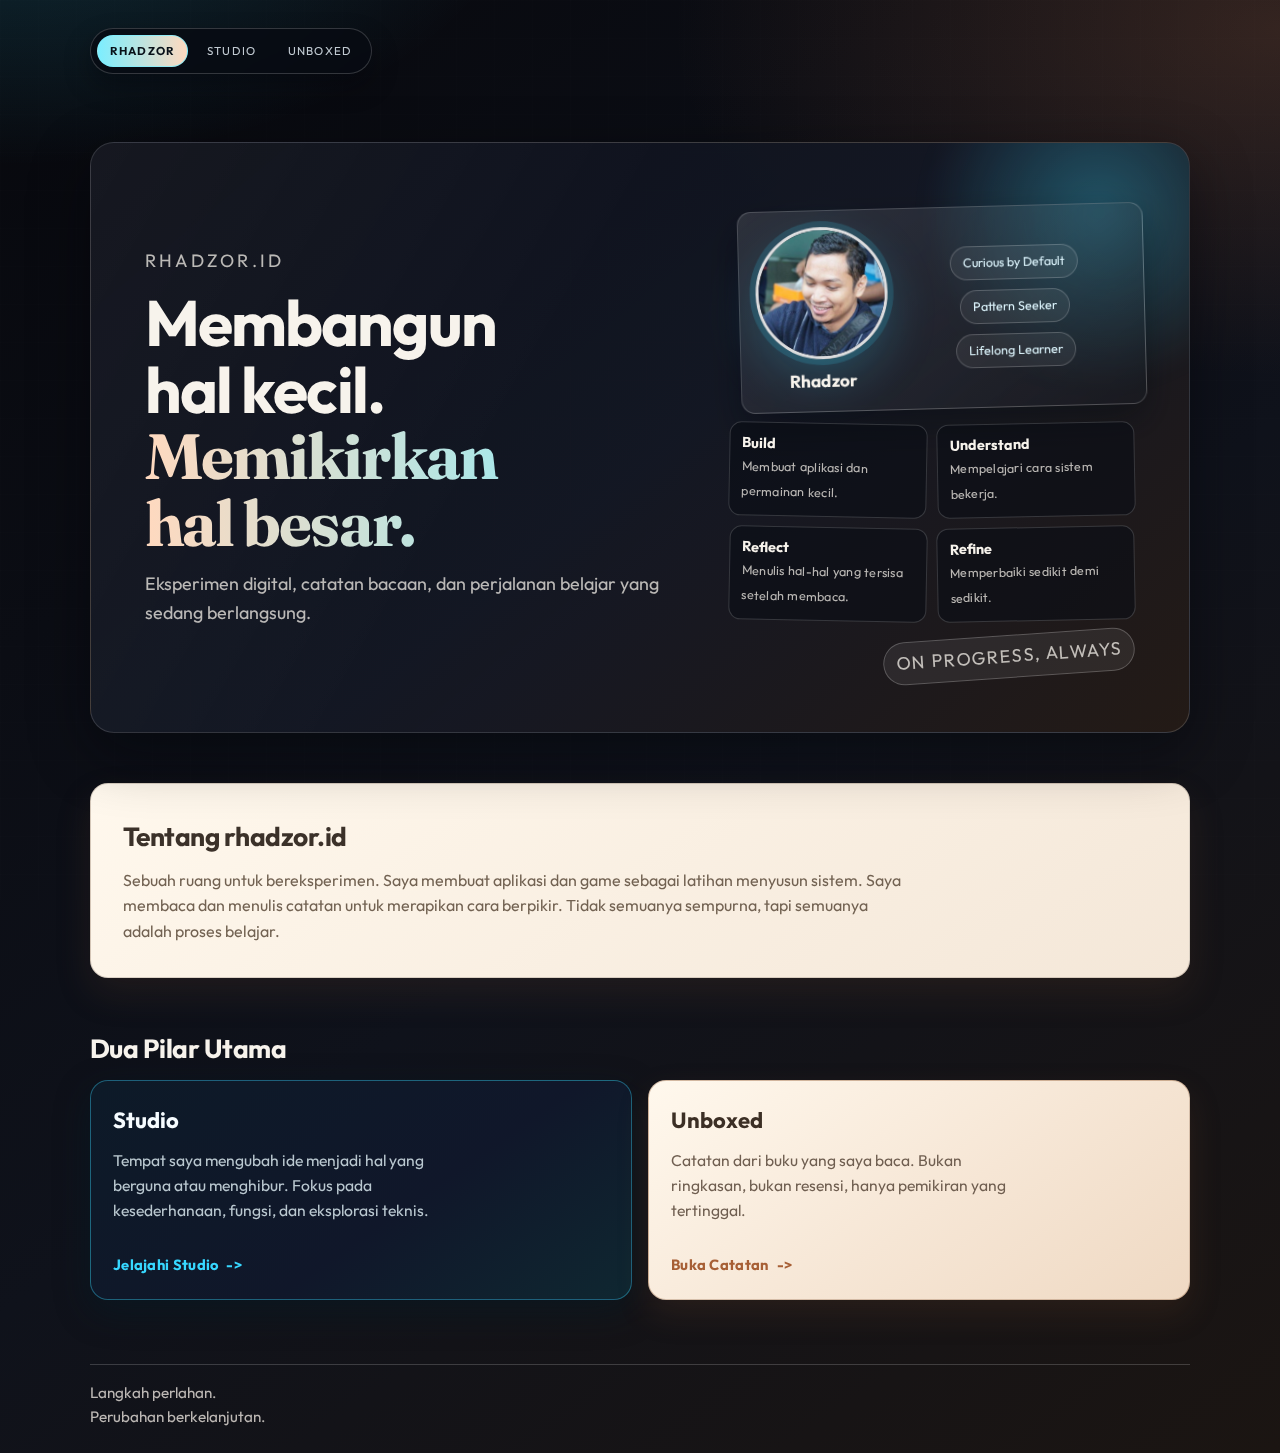
<file: backup index desain lama.html>
<!doctype html>
<html lang="id">
<head>
  <meta charset="utf-8">
  <meta name="viewport" content="width=device-width, initial-scale=1">
  <title>Rhadzor</title>
  <meta name="description" content="Ruang pribadi Rhadzor: eksperimen digital, aplikasi, game, dan catatan bacaan.">
  <link rel="icon" type="image/png" sizes="32x32" href="/assets/favicon/favicon-32x32.png">
  <link rel="icon" type="image/png" sizes="16x16" href="/assets/favicon/favicon-16x16.png">
  <link rel="apple-touch-icon" href="/assets/favicon/apple-touch-icon.png">

  <meta property="og:title" content="Rhadzor">
  <meta property="og:description" content="Ruang pribadi Rhadzor: eksperimen digital, aplikasi, game, dan catatan bacaan.">
  <meta property="og:type" content="website">
  <meta property="og:url" content="https://rhadzor.id/">
  <meta property="og:image" content="https://rhadzor.id/assets/favicon/android-chrome-512x512.png">

  <meta name="twitter:card" content="summary_large_image">
  <meta name="twitter:title" content="Rhadzor">
  <meta name="twitter:description" content="Ruang pribadi Rhadzor: eksperimen digital, aplikasi, game, dan catatan bacaan.">
  <meta name="twitter:image" content="https://rhadzor.id/assets/favicon/android-chrome-512x512.png">
  <link rel="preconnect" href="https://fonts.googleapis.com">
  <link rel="preconnect" href="https://fonts.gstatic.com" crossorigin>
  <link href="https://fonts.googleapis.com/css2?family=Outfit:wght@400;500;700;800&family=Fraunces:opsz,wght,SOFT@9..144,500..700,80&display=swap" rel="stylesheet">
  <style>
    :root {
      --bg-dark: #090a10;
      --panel: #13151f;
      --line: rgba(255, 255, 255, 0.16);
      --line-soft: rgba(80, 61, 43, 0.2);
      --text-main: #f7f3ec;
      --text-muted: rgba(247, 243, 236, 0.74);
      --warm-text: #3b3129;
      --warm-muted: #726252;
      --cyan: #37d8ff;
      --orange: #c16f41;
      --shadow-neon: 0 18px 50px rgba(55, 216, 255, 0.22);
      --shadow-warm: 0 16px 35px rgba(113, 74, 43, 0.18);
      --radius-xl: 24px;
      --radius-lg: 18px;
      --radius-md: 14px;
      --container: 1100px;
    }

    * {
      box-sizing: border-box;
      margin: 0;
      padding: 0;
    }

    body {
      min-height: 100vh;
      font-family: "Outfit", sans-serif;
      color: var(--text-main);
      background:
        radial-gradient(900px 520px at 0% -10%, rgba(55, 216, 255, 0.2), transparent 60%),
        radial-gradient(980px 560px at 100% 2%, rgba(193, 111, 65, 0.22), transparent 62%),
        linear-gradient(145deg, #07080d 0%, #0f121b 56%, #1b1512 100%);
      line-height: 1.6;
      padding: 28px 20px 24px;
      overflow-x: hidden;
    }

    body::before {
      content: "";
      position: fixed;
      inset: 0;
      pointer-events: none;
      background-image:
        linear-gradient(to right, rgba(255, 255, 255, 0.03) 1px, transparent 1px),
        linear-gradient(to bottom, rgba(255, 255, 255, 0.03) 1px, transparent 1px);
      background-size: 38px 38px;
      opacity: 0.28;
      z-index: -1;
    }

    .container {
      width: min(var(--container), 100%);
      margin: 0 auto;
    }

    .hero {
      position: relative;
      border: 1px solid var(--line);
      border-radius: var(--radius-xl);
      background: linear-gradient(140deg, rgba(12, 15, 24, 0.95) 0%, rgba(20, 24, 37, 0.92) 52%, rgba(38, 28, 22, 0.9) 100%);
      box-shadow: 0 20px 60px rgba(2, 4, 8, 0.45);
      padding: clamp(24px, 5vw, 54px);
      overflow: hidden;
      isolation: isolate;
      animation: rise 560ms ease-out;
    }

    .hero::before {
      content: "";
      position: absolute;
      inset: 0;
      background: linear-gradient(120deg, rgba(255, 255, 255, 0.08), transparent 40%);
      mix-blend-mode: screen;
      opacity: 0.5;
      pointer-events: none;
      z-index: -1;
    }

    .hero::after {
      content: "";
      position: absolute;
      width: 360px;
      height: 360px;
      border-radius: 50%;
      right: -90px;
      top: -110px;
      background: radial-gradient(circle, rgba(55, 216, 255, 0.32), transparent 68%);
      filter: blur(12px);
      z-index: -1;
    }

    .hero-grid {
      display: grid;
      grid-template-columns: minmax(0, 1.15fr) minmax(0, 0.85fr);
      gap: clamp(18px, 4vw, 34px);
      align-items: center;
    }

    .hero-kicker {
      font-size: 0.75rem;
      letter-spacing: 0.18em;
      text-transform: uppercase;
      color: var(--text-muted);
      margin-bottom: 14px;
    }

    .hero h1 {
      font-size: clamp(2.15rem, 5.4vw, 4rem);
      line-height: 1.04;
      letter-spacing: -0.03em;
      margin-bottom: 14px;
      text-wrap: balance;
    }

    .hero h1 span {
      display: block;
      font-family: "Fraunces", serif;
      background: linear-gradient(90deg, #ffd9bf 0%, #7ceeff 100%);
      -webkit-background-clip: text;
      background-clip: text;
      color: transparent;
    }

    .hero p {
      color: var(--text-muted);
      font-size: clamp(1rem, 2vw, 1.12rem);
      max-width: 54ch;
    }

    .hero-tags {
      display: flex;
      flex-wrap: wrap;
      gap: 10px;
      margin-top: 18px;
    }

    .hero-tags span {
      border: 1px solid rgba(255, 255, 255, 0.2);
      border-radius: 999px;
      font-size: 0.78rem;
      padding: 6px 12px;
      color: #dff7ff;
      background: rgba(255, 255, 255, 0.06);
    }

    .hero-media {
      display: grid;
      gap: 14px;
      justify-items: stretch;
      position: relative;
      padding-top: 10px;
    }

    .profile-wrap {
      display: flex;
      align-items: center;
      justify-content: center;
      gap: 14px;
      padding: 16px;
      border-radius: var(--radius-md);
      border: 1px solid rgba(255, 255, 255, 0.2);
      background: linear-gradient(145deg, rgba(255, 255, 255, 0.11), rgba(17, 24, 34, 0.38));
      backdrop-filter: blur(4px);
      transform: translateX(10px) rotate(-1.5deg);
      box-shadow: 0 16px 36px rgba(5, 9, 16, 0.42);
      position: relative;
      overflow: visible;
    }

    .profile-identity {
      display: flex;
      flex-direction: column;
      align-items: center;
      justify-content: center;
      gap: 8px;
      text-align: center;
    }

    .profile {
      width: clamp(96px, 11vw, 132px);
      aspect-ratio: 1 / 1;
      border-radius: 50%;
      overflow: hidden;
      border: 3px solid rgba(255, 255, 255, 0.84);
      box-shadow: 0 0 0 6px rgba(55, 216, 255, 0.16), var(--shadow-neon);
      flex: 0 0 auto;
    }

    .profile img {
      width: 100%;
      height: 100%;
      object-fit: cover;
      display: block;
    }

    .profile-identity strong {
      display: block;
      font-size: 1.08rem;
      letter-spacing: 0.01em;
    }

    .profile-meta {
      display: flex;
      align-items: center;
      justify-content: center;
      flex: 1;
      min-height: 100%;
    }

    .profile-meta .hero-tags {
      margin-top: 0;
      justify-content: center;
    }

    .profile-note {
      border-radius: 999px;
      padding: 6px 12px;
      font-size: 0.74rem;
      letter-spacing: 0.08em;
      text-transform: uppercase;
      color: #d9f8ff;
      border: 1px solid rgba(255, 255, 255, 0.22);
      background: rgba(255, 255, 255, 0.07);
      width: fit-content;
      justify-self: end;
      transform: rotate(-4deg);
    }

    .signal-grid {
      display: grid;
      grid-template-columns: repeat(2, minmax(0, 1fr));
      gap: 10px;
    }

    .signal {
      padding: 11px 12px;
      border-radius: 12px;
      border: 1px solid rgba(255, 255, 255, 0.16);
      background: rgba(8, 12, 19, 0.52);
      transition: transform 220ms ease, border-color 220ms ease;
    }

    .signal:nth-child(odd) {
      transform: rotate(1.1deg);
    }

    .signal:nth-child(even) {
      transform: rotate(-1.1deg);
    }

    .signal:hover {
      transform: translateY(-2px) rotate(0deg);
      border-color: rgba(124, 238, 255, 0.58);
    }

    .signal strong {
      display: block;
      font-size: 0.9rem;
      line-height: 1.3;
    }

    .signal span {
      color: var(--text-muted);
      font-size: 0.78rem;
      letter-spacing: 0.02em;
    }

    section {
      margin-top: clamp(26px, 4.7vw, 50px);
      animation: rise 680ms ease-out;
    }

    .about {
      border: 1px solid var(--line-soft);
      border-radius: var(--radius-lg);
      background: linear-gradient(145deg, #fff8ed 0%, #f4e7d8 100%);
      color: var(--warm-text);
      padding: clamp(20px, 3.4vw, 32px);
      box-shadow: var(--shadow-warm);
    }

    h2 {
      font-size: clamp(1.18rem, 2.5vw, 1.65rem);
      letter-spacing: -0.02em;
      margin-bottom: 10px;
    }

    .about p {
      color: var(--warm-muted);
      max-width: 72ch;
    }

    .pillars {
      display: grid;
      grid-template-columns: repeat(2, minmax(0, 1fr));
      gap: 16px;
    }

    .pillar {
      border-radius: var(--radius-lg);
      padding: 22px;
      text-decoration: none;
      transition: transform 220ms ease, box-shadow 220ms ease, border-color 220ms ease;
      min-height: 220px;
      display: flex;
      flex-direction: column;
      justify-content: space-between;
    }

    .pillar:hover {
      transform: translateY(-5px);
    }

    .pillar h3 {
      font-size: 1.38rem;
      margin-bottom: 10px;
    }

    .pillar p {
      font-size: 0.98rem;
      max-width: 35ch;
    }

    .link-label {
      display: inline-flex;
      align-items: center;
      gap: 8px;
      margin-top: 14px;
      font-weight: 700;
      font-size: 0.92rem;
      letter-spacing: 0.02em;
    }

    .studio-card {
      color: #f6fcff;
      border: 1px solid rgba(55, 216, 255, 0.38);
      background: linear-gradient(145deg, #0d1a28 0%, #10172a 58%, #0f2731 100%);
      box-shadow: 0 12px 35px rgba(4, 28, 41, 0.45);
    }

    .studio-card:hover {
      box-shadow: 0 20px 44px rgba(55, 216, 255, 0.2);
      border-color: var(--cyan);
    }

    .studio-card p {
      color: rgba(235, 250, 255, 0.78);
    }

    .studio-card .link-label {
      color: var(--cyan);
    }

    .unboxed-card {
      color: #3c2f25;
      border: 1px solid rgba(139, 89, 52, 0.35);
      background: linear-gradient(145deg, #fff8ed 0%, #f6e6d5 55%, #efd9c3 100%);
      box-shadow: 0 14px 32px rgba(126, 78, 45, 0.18);
    }

    .unboxed-card:hover {
      border-color: var(--orange);
      box-shadow: 0 20px 38px rgba(148, 89, 47, 0.24);
    }

    .unboxed-card p {
      color: #6f5e50;
    }

    .unboxed-card .link-label {
      color: #a75f35;
    }

    .global-switch {
      display: inline-flex;
      align-items: center;
      gap: 6px;
      margin-bottom: 18px;
      padding: 6px;
      border-radius: 999px;
      border: 1px solid rgba(255, 255, 255, 0.18);
      background: rgba(7, 10, 18, 0.78);
      backdrop-filter: blur(10px);
      box-shadow: 0 12px 26px rgba(2, 4, 8, 0.35);
    }

    .global-switch a {
      text-decoration: none;
      color: rgba(236, 245, 252, 0.82);
      font-size: 0.72rem;
      letter-spacing: 0.1em;
      text-transform: uppercase;
      padding: 6px 12px;
      border-radius: 999px;
      border: 1px solid transparent;
      transition: color 180ms ease, border-color 180ms ease, background 180ms ease;
    }

    .global-switch a:hover {
      color: #ffffff;
      border-color: rgba(124, 238, 255, 0.4);
      background: rgba(124, 238, 255, 0.14);
    }

    .global-switch a.is-active {
      color: #081018;
      border-color: rgba(124, 238, 255, 0.78);
      background: linear-gradient(90deg, #7ceeff, #ffd9bf);
      font-weight: 700;
    }

    footer {
      margin-top: clamp(34px, 6vw, 64px);
      padding-top: 16px;
      border-top: 1px solid rgba(255, 255, 255, 0.18);
      color: rgba(242, 236, 229, 0.77);
      font-size: 0.95rem;
    }

    @media (max-width: 900px) {
      .hero-grid {
        grid-template-columns: 1fr;
        align-items: start;
      }

      .hero-media {
        max-width: 460px;
        padding-top: 0;
      }

      .profile-wrap {
        transform: none;
      }

      .profile {
        width: clamp(82px, 22vw, 104px);
      }

      .profile-note {
        justify-self: start;
        transform: none;
      }

      .pillars {
        grid-template-columns: 1fr;
      }
    }

    @media (max-width: 560px) {
      .profile-wrap {
        justify-content: center;
      }

      .profile-meta .hero-tags span:nth-child(1) {
        transform: rotate(-4deg) translateY(-1px);
      }

      .profile-meta .hero-tags span:nth-child(2) {
        transform: rotate(3deg) translateY(1px);
      }

      .profile-meta .hero-tags span:nth-child(3) {
        transform: rotate(-2deg) translateY(0);
      }

      .signal-grid,
      .profile-note {
        display: none;
      }

      .signal-grid {
        grid-template-columns: 1fr;
      }

      .signal,
      .signal:nth-child(odd),
      .signal:nth-child(even) {
        transform: none;
      }
    }

    @keyframes rise {
      from {
        opacity: 0;
        transform: translateY(10px);
      }

      to {
        opacity: 1;
        transform: translateY(0);
      }
    }
  </style>
</head>
<body>
  <main class="container">
    <nav class="global-switch" aria-label="Global domain navigation">
      <a class="is-active" href="https://rhadzor.id">Rhadzor</a>
      <a href="https://studio.rhadzor.id">Studio</a>
      <a href="https://unboxed.rhadzor.id">Unboxed</a>
    </nav>
    <section class="hero">
      <div class="hero-grid">
        <div>
          <p class="hero-kicker">Rhadzor.id</p>
          <h1>Membangun hal kecil.<span>Memikirkan hal besar.</span></h1>
          <p>Eksperimen digital, catatan bacaan, dan perjalanan belajar yang sedang berlangsung.</p>
        </div>

        <div class="hero-media">
          <div class="profile-wrap">
            <div class="profile-identity">
              <figure class="profile">
                <img src="assets/profile/pp_rhadzor.jpg" alt="Foto profil Rhadzor">
              </figure>
              <strong>Rhadzor</strong>
            </div>
            <div class="profile-meta">
              <div class="hero-tags">
                <span>Curious by Default</span>
                <span>Pattern Seeker</span>
                <span>Lifelong Learner</span>
              </div>
            </div>
          </div>

          <div class="signal-grid">
            <div class="signal">
              <strong>Build</strong>
              <span>Membuat aplikasi dan permainan kecil.</span>
            </div>
            <div class="signal">
              <strong>Understand</strong>
              <span>Mempelajari cara sistem bekerja.</span>
            </div>
            <div class="signal">
              <strong>Reflect</strong>
              <span>Menulis hal-hal yang tersisa setelah membaca.</span>
            </div>
            <div class="signal">
              <strong>Refine</strong>
              <span>Memperbaiki sedikit demi sedikit.</span>
            </div>
          </div>

          <p class="profile-note">on progress, always</p>
        </div>
      </div>
    </section>

    <section class="about">
      <h2>Tentang rhadzor.id</h2>
      <p>
        Sebuah ruang untuk bereksperimen. Saya membuat aplikasi dan game sebagai latihan menyusun sistem.
        Saya membaca dan menulis catatan untuk merapikan cara berpikir.
        Tidak semuanya sempurna, tapi semuanya adalah proses belajar.
      </p>
    </section>

    <section>
      <h2>Dua Pilar Utama</h2>
      <div class="pillars">
        <a class="pillar studio-card" href="https://studio.rhadzor.id">
          <div>
            <h3>Studio</h3>
            <p>Tempat saya mengubah ide menjadi hal yang berguna atau menghibur. Fokus pada kesederhanaan, fungsi, dan eksplorasi teknis.</p>
          </div>
          <span class="link-label">Jelajahi Studio <span aria-hidden="true">-></span></span>
        </a>

        <a class="pillar unboxed-card" href="https://unboxed.rhadzor.id">
          <div>
            <h3>Unboxed</h3>
            <p>Catatan dari buku yang saya baca. Bukan ringkasan, bukan resensi, hanya pemikiran yang tertinggal.</p>
          </div>
          <span class="link-label">Buka Catatan <span aria-hidden="true">-></span></span>
        </a>
      </div>
    </section>

    <footer>
      <p>Langkah perlahan.<br>Perubahan berkelanjutan.</p>
    </footer>
  </main>
</body>
</html>
</file>
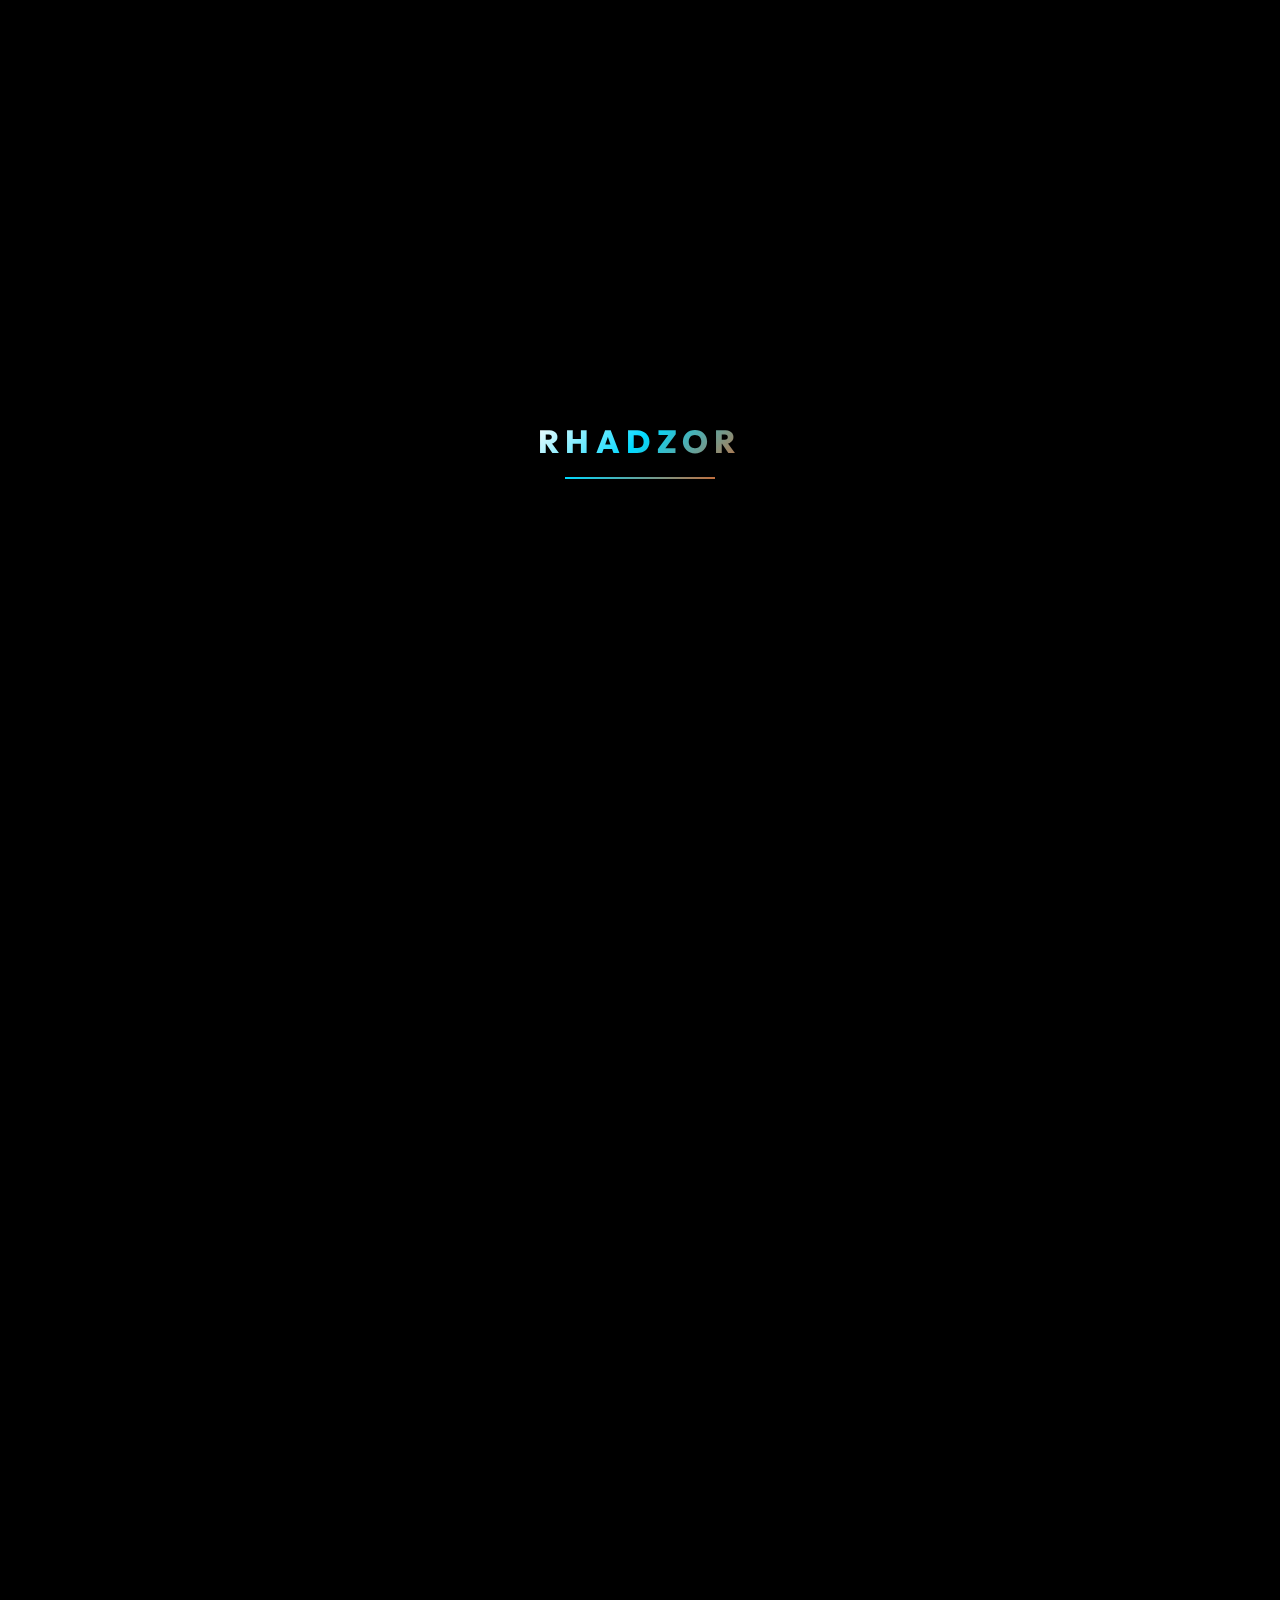
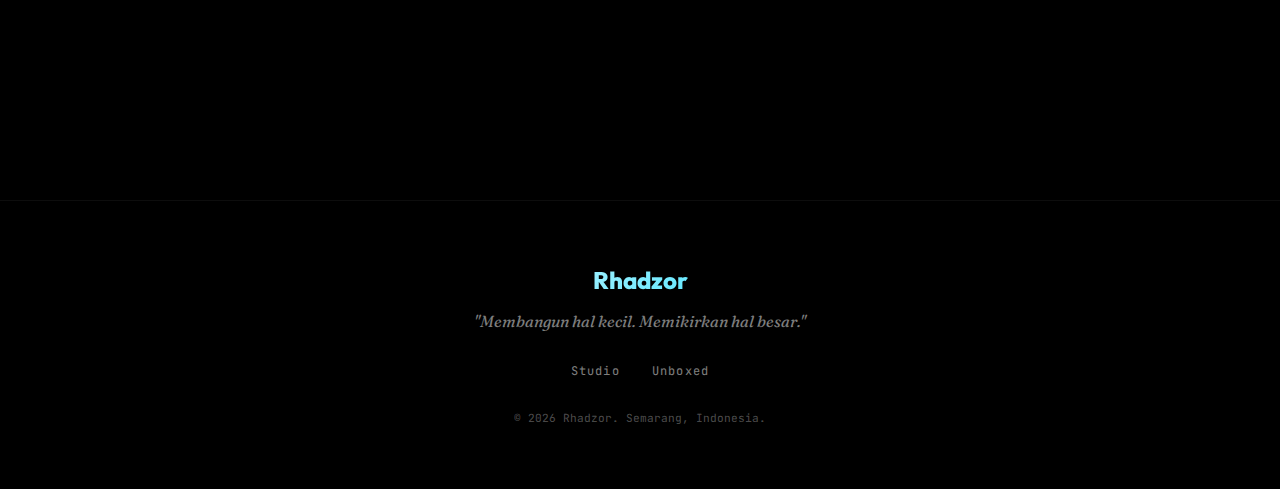
<file: desain homepage alternatif.html>
<!DOCTYPE html>
<html lang="id">
<head>
    <meta charset="UTF-8">
    <meta name="viewport" content="width=device-width, initial-scale=1.0">
    <title>Rhadzor — Digital Craftsman & Book Wanderer</title>
    <meta name="description" content="Ruang pribadi Rhadzor: eksperimen digital di Studio, catatan bacaan di Unboxed.">
    
    <link rel="preconnect" href="https://fonts.googleapis.com">
    <link rel="preconnect" href="https://fonts.gstatic.com" crossorigin>
    <link href="https://fonts.googleapis.com/css2?family=Outfit:wght@300;400;600;800&family=Fraunces:opsz,wght@9..144,400;500;700&family=JetBrains+Mono:wght@400;700&display=swap" rel="stylesheet">
    
    <style>
        :root {
            /* Studio Theme */
            --studio-cyan: #00d9ff;
            --studio-pink: #ff00ff;
            --studio-dark: #050508;
            
            /* Unboxed Theme */
            --unboxed-accent: #c06f3f;
            --unboxed-paper: #f4efe8;
            --unboxed-text: #352f2b;
            
            /* Neutral */
            --transition: cubic-bezier(0.4, 0, 0.2, 1);
        }

        * {
            margin: 0;
            padding: 0;
            box-sizing: border-box;
        }

        html {
            scroll-behavior: smooth;
        }

        body {
            font-family: 'Outfit', sans-serif;
            background: #000;
            color: #fff;
            overflow-x: hidden;
        }

        /* Loader */
        .loader {
            position: fixed;
            inset: 0;
            background: #000;
            z-index: 9999;
            display: flex;
            justify-content: center;
            align-items: center;
            transition: opacity 0.8s var(--transition), visibility 0.8s;
        }

        .loader.hidden {
            opacity: 0;
            visibility: hidden;
        }

        .loader-content {
            text-align: center;
        }

        .loader-logo {
            font-family: 'Outfit', sans-serif;
            font-size: 2rem;
            font-weight: 800;
            letter-spacing: 0.2em;
            margin-bottom: 1rem;
            background: linear-gradient(135deg, #fff 0%, var(--studio-cyan) 50%, var(--unboxed-accent) 100%);
            -webkit-background-clip: text;
            -webkit-text-fill-color: transparent;
            background-clip: text;
        }

        .loader-bar {
            width: 150px;
            height: 2px;
            background: rgba(255,255,255,0.1);
            margin: 0 auto;
            position: relative;
            overflow: hidden;
        }

        .loader-progress {
            position: absolute;
            left: 0;
            top: 0;
            height: 100%;
            width: 0%;
            background: linear-gradient(90deg, var(--studio-cyan), var(--unboxed-accent));
            transition: width 0.3s ease;
        }

        /* Navigation */
        .nav-main {
            position: fixed;
            top: 0;
            left: 0;
            right: 0;
            z-index: 100;
            padding: 1.5rem 3rem;
            display: flex;
            justify-content: space-between;
            align-items: center;
            mix-blend-mode: difference;
        }

        .nav-brand {
            font-family: 'Outfit', sans-serif;
            font-size: 1.25rem;
            font-weight: 800;
            letter-spacing: -0.02em;
            color: #fff;
            text-decoration: none;
            position: relative;
        }

        .nav-brand span {
            font-weight: 300;
            opacity: 0.6;
        }

        .nav-links {
            display: flex;
            gap: 3rem;
        }

        .nav-links a {
            font-family: 'JetBrains Mono', monospace;
            font-size: 0.75rem;
            letter-spacing: 0.15em;
            color: rgba(255,255,255,0.7);
            text-decoration: none;
            transition: color 0.3s ease;
            position: relative;
            text-transform: uppercase;
        }

        .nav-links a::after {
            content: '';
            position: absolute;
            bottom: -4px;
            left: 0;
            width: 0;
            height: 1px;
            background: currentColor;
            transition: width 0.3s ease;
        }

        .nav-links a:hover {
            color: #fff;
        }

        .nav-links a:hover::after {
            width: 100%;
        }

        /* Hero Section - Rhadzor Introduction */
        .hero-main {
            min-height: 100vh;
            display: flex;
            flex-direction: column;
            justify-content: center;
            align-items: center;
            position: relative;
            padding: 6rem 2rem;
            overflow: hidden;
        }

        .hero-bg {
            position: absolute;
            inset: 0;
            background: 
                radial-gradient(circle at 20% 50%, rgba(0, 217, 255, 0.08) 0%, transparent 40%),
                radial-gradient(circle at 80% 50%, rgba(192, 111, 63, 0.08) 0%, transparent 40%);
            z-index: 0;
        }

        .hero-grid {
            position: absolute;
            inset: 0;
            background-image: 
                linear-gradient(rgba(255,255,255,0.03) 1px, transparent 1px),
                linear-gradient(90deg, rgba(255,255,255,0.03) 1px, transparent 1px);
            background-size: 60px 60px;
            mask-image: radial-gradient(circle at center, black 0%, transparent 70%);
            z-index: 1;
        }

        .hero-content {
            position: relative;
            z-index: 10;
            text-align: center;
            max-width: 900px;
        }

        .hero-kicker {
            font-family: 'JetBrains Mono', monospace;
            font-size: 0.75rem;
            letter-spacing: 0.4em;
            text-transform: uppercase;
            color: rgba(255,255,255,0.5);
            margin-bottom: 2rem;
            display: flex;
            align-items: center;
            justify-content: center;
            gap: 1rem;
        }

        .hero-kicker::before,
        .hero-kicker::after {
            content: '';
            width: 30px;
            height: 1px;
            background: rgba(255,255,255,0.3);
        }

        .hero-title {
            font-size: clamp(3rem, 10vw, 7rem);
            font-weight: 800;
            letter-spacing: -0.04em;
            line-height: 0.95;
            margin-bottom: 1.5rem;
            position: relative;
        }

        .hero-title .name {
            display: block;
            background: linear-gradient(135deg, #fff 0%, #e0e0e0 50%, var(--studio-cyan) 100%);
            -webkit-background-clip: text;
            -webkit-text-fill-color: transparent;
            background-clip: text;
            position: relative;
        }

        .hero-title .tagline {
            font-family: 'Fraunces', serif;
            font-size: 0.35em;
            font-weight: 400;
            letter-spacing: 0.05em;
            color: rgba(255,255,255,0.6);
            display: block;
            margin-top: 1rem;
            font-style: italic;
        }

        .hero-desc {
            font-size: clamp(1rem, 2vw, 1.25rem);
            color: rgba(255,255,255,0.7);
            max-width: 600px;
            margin: 0 auto 3rem;
            line-height: 1.8;
        }

        .hero-desc strong {
            color: #fff;
            font-weight: 600;
        }

        /* Identity Pills */
        .identity-pills {
            display: flex;
            gap: 1rem;
            justify-content: center;
            flex-wrap: wrap;
            margin-bottom: 4rem;
        }

        .pill {
            padding: 0.75rem 1.5rem;
            border-radius: 999px;
            font-family: 'JetBrains Mono', monospace;
            font-size: 0.75rem;
            letter-spacing: 0.1em;
            text-transform: uppercase;
            border: 1px solid rgba(255,255,255,0.2);
            background: rgba(255,255,255,0.05);
            color: rgba(255,255,255,0.8);
            display: flex;
            align-items: center;
            gap: 0.5rem;
            transition: all 0.3s ease;
        }

        .pill:hover {
            transform: translateY(-2px);
            background: rgba(255,255,255,0.1);
        }

        .pill.cyan {
            border-color: rgba(0, 217, 255, 0.4);
            color: var(--studio-cyan);
        }

        .pill.orange {
            border-color: rgba(192, 111, 63, 0.4);
            color: var(--unboxed-accent);
        }

        .pill-dot {
            width: 6px;
            height: 6px;
            border-radius: 50%;
            background: currentColor;
            animation: pulse 2s infinite;
        }

        @keyframes pulse {
            0%, 100% { opacity: 1; }
            50% { opacity: 0.4; }
        }

        /* Scroll Indicator */
        .scroll-hint {
            position: absolute;
            bottom: 3rem;
            left: 50%;
            transform: translateX(-50%);
            display: flex;
            flex-direction: column;
            align-items: center;
            gap: 0.5rem;
            color: rgba(255,255,255,0.4);
            font-family: 'JetBrains Mono', monospace;
            font-size: 0.65rem;
            letter-spacing: 0.2em;
            animation: bounce 2s infinite;
        }

        @keyframes bounce {
            0%, 100% { transform: translateX(-50%) translateY(0); }
            50% { transform: translateX(-50%) translateY(-10px); }
        }

        .scroll-line {
            width: 1px;
            height: 60px;
            background: linear-gradient(to bottom, currentColor, transparent);
        }

        /* Dual Pathways Section */
        .pathways-section {
            min-height: 100vh;
            padding: 6rem 2rem;
            position: relative;
            display: flex;
            flex-direction: column;
            justify-content: center;
        }

        .pathways-header {
            text-align: center;
            margin-bottom: 4rem;
        }

        .pathways-label {
            font-family: 'JetBrains Mono', monospace;
            font-size: 0.75rem;
            letter-spacing: 0.3em;
            text-transform: uppercase;
            color: rgba(255,255,255,0.4);
            margin-bottom: 1rem;
        }

        .pathways-title {
            font-size: clamp(1.5rem, 4vw, 2.5rem);
            font-weight: 300;
            color: rgba(255,255,255,0.9);
        }

        .pathways-title span {
            font-family: 'Fraunces', serif;
            font-style: italic;
            color: #fff;
        }

        /* Cards Container */
        .pathways-grid {
            display: grid;
            grid-template-columns: repeat(2, 1fr);
            gap: 2rem;
            max-width: 1000px;
            margin: 0 auto;
            width: 100%;
        }

        /* Studio Card */
        .pathway-card {
            position: relative;
            padding: 3rem;
            border-radius: 24px;
            text-decoration: none;
            color: inherit;
            overflow: hidden;
            transition: all 0.4s var(--transition);
            min-height: 400px;
            display: flex;
            flex-direction: column;
            justify-content: space-between;
        }

        .pathway-card:hover {
            transform: translateY(-8px);
        }

        .card-studio {
            background: linear-gradient(145deg, #0a0b12 0%, #050508 100%);
            border: 1px solid rgba(0, 217, 255, 0.2);
        }

        .card-studio::before {
            content: '';
            position: absolute;
            inset: 0;
            background: 
                radial-gradient(circle at 20% 20%, rgba(0, 217, 255, 0.15) 0%, transparent 50%),
                radial-gradient(circle at 80% 80%, rgba(255, 0, 255, 0.1) 0%, transparent 50%);
            opacity: 0;
            transition: opacity 0.4s ease;
        }

        .card-studio:hover::before {
            opacity: 1;
        }

        .card-studio:hover {
            border-color: rgba(0, 217, 255, 0.5);
            box-shadow: 0 20px 60px rgba(0, 217, 255, 0.15);
        }

        /* Unboxed Card */
        .card-unboxed {
            background: linear-gradient(145deg, #fff8ed 0%, #f4efe8 100%);
            border: 1px solid rgba(192, 111, 63, 0.2);
            color: var(--unboxed-text);
        }

        .card-unboxed::before {
            content: '';
            position: absolute;
            inset: 0;
            background-image: url("data:image/svg+xml,%3Csvg viewBox='0 0 200 200' xmlns='http://www.w3.org/2000/svg'%3E%3Cfilter id='noise'%3E%3CfeTurbulence type='fractalNoise' baseFrequency='0.8' numOctaves='4'/%3E%3C/filter%3E%3Crect width='100%25' height='100%25' filter='url(%23noise)' opacity='0.4'/%3E%3C/svg%3E");
            opacity: 0.3;
            pointer-events: none;
        }

        .card-unboxed:hover {
            border-color: rgba(192, 111, 63, 0.5);
            box-shadow: 0 20px 60px rgba(192, 111, 63, 0.15);
        }

        .card-content {
            position: relative;
            z-index: 10;
        }

        .card-icon {
            width: 60px;
            height: 60px;
            border-radius: 16px;
            display: flex;
            align-items: center;
            justify-content: center;
            font-size: 1.5rem;
            margin-bottom: 2rem;
        }

        .card-studio .card-icon {
            background: rgba(0, 217, 255, 0.1);
            border: 1px solid rgba(0, 217, 255, 0.3);
            color: var(--studio-cyan);
        }

        .card-unboxed .card-icon {
            background: rgba(192, 111, 63, 0.1);
            border: 1px solid rgba(192, 111, 63, 0.3);
            color: var(--unboxed-accent);
        }

        .card-label {
            font-family: 'JetBrains Mono', monospace;
            font-size: 0.75rem;
            letter-spacing: 0.2em;
            text-transform: uppercase;
            margin-bottom: 0.5rem;
            opacity: 0.7;
        }

        .card-studio .card-label {
            color: var(--studio-cyan);
        }

        .card-unboxed .card-label {
            color: var(--unboxed-accent);
        }

        .card-title {
            font-size: 2.5rem;
            font-weight: 700;
            margin-bottom: 1rem;
            line-height: 1.1;
        }

        .card-studio .card-title {
            font-family: 'Outfit', sans-serif;
            color: #fff;
        }

        .card-unboxed .card-title {
            font-family: 'Fraunces', serif;
            color: var(--unboxed-text);
        }

        .card-desc {
            font-size: 1rem;
            line-height: 1.7;
            opacity: 0.8;
            max-width: 280px;
        }

        .card-footer {
            position: relative;
            z-index: 10;
            display: flex;
            align-items: center;
            gap: 0.5rem;
            font-family: 'JetBrains Mono', monospace;
            font-size: 0.8rem;
            letter-spacing: 0.05em;
            margin-top: 2rem;
        }

        .card-studio .card-footer {
            color: var(--studio-cyan);
        }

        .card-unboxed .card-footer {
            color: var(--unboxed-accent);
            font-family: 'Fraunces', serif;
            font-style: italic;
        }

        .arrow {
            transition: transform 0.3s ease;
        }

        .pathway-card:hover .arrow {
            transform: translateX(5px);
        }

        /* Footer */
        .main-footer {
            padding: 4rem 2rem;
            text-align: center;
            border-top: 1px solid rgba(255,255,255,0.05);
        }

        .footer-content {
            max-width: 600px;
            margin: 0 auto;
        }

        .footer-logo {
            font-size: 1.5rem;
            font-weight: 800;
            margin-bottom: 1rem;
            background: linear-gradient(135deg, #fff 0%, var(--studio-cyan) 100%);
            -webkit-background-clip: text;
            -webkit-text-fill-color: transparent;
            background-clip: text;
        }

        .footer-tagline {
            font-family: 'Fraunces', serif;
            font-style: italic;
            color: rgba(255,255,255,0.5);
            margin-bottom: 2rem;
        }

        .footer-links {
            display: flex;
            justify-content: center;
            gap: 2rem;
            margin-bottom: 2rem;
        }

        .footer-links a {
            font-family: 'JetBrains Mono', monospace;
            font-size: 0.75rem;
            letter-spacing: 0.1em;
            color: rgba(255,255,255,0.5);
            text-decoration: none;
            transition: color 0.3s ease;
        }

        .footer-links a:hover {
            color: #fff;
        }

        .footer-copy {
            font-family: 'JetBrains Mono', monospace;
            font-size: 0.7rem;
            color: rgba(255,255,255,0.3);
        }

        /* Responsive */
        @media (max-width: 768px) {
            .nav-main {
                padding: 1.5rem;
            }

            .nav-links {
                display: none;
            }

            .hero-main {
                padding: 5rem 1.5rem;
            }

            .hero-title {
                font-size: clamp(2.5rem, 12vw, 4rem);
            }

            .identity-pills {
                flex-direction: column;
                align-items: center;
            }

            .pill {
                width: 100%;
                max-width: 250px;
                justify-content: center;
            }

            .pathways-grid {
                grid-template-columns: 1fr;
            }

            .pathway-card {
                min-height: 300px;
                padding: 2rem;
            }

            .card-title {
                font-size: 2rem;
            }
        }

        /* Animations */
        .reveal {
            opacity: 0;
            transform: translateY(30px);
            transition: all 0.8s var(--transition);
        }

        .reveal.active {
            opacity: 1;
            transform: translateY(0);
        }

        .delay-1 { transition-delay: 0.1s; }
        .delay-2 { transition-delay: 0.2s; }
        .delay-3 { transition-delay: 0.3s; }
        .delay-4 { transition-delay: 0.4s; }

        /* Floating Elements */
        .float-element {
            position: absolute;
            pointer-events: none;
            opacity: 0.1;
        }

        .float-code {
            font-family: 'JetBrains Mono', monospace;
            font-size: 0.8rem;
            color: var(--studio-cyan);
            top: 20%;
            left: 10%;
            animation: float 10s ease-in-out infinite;
        }

        .float-quote {
            font-family: 'Fraunces', serif;
            font-size: 4rem;
            color: var(--unboxed-accent);
            bottom: 20%;
            right: 10%;
            animation: float 8s ease-in-out infinite reverse;
        }

        @keyframes float {
            0%, 100% { transform: translateY(0) rotate(0deg); }
            50% { transform: translateY(-20px) rotate(5deg); }
        }
    </style>
</head>
<body>

    <!-- Loader -->
    <div class="loader" id="loader">
        <div class="loader-content">
            <div class="loader-logo">RHADZOR</div>
            <div class="loader-bar">
                <div class="loader-progress" id="loader-progress"></div>
            </div>
        </div>
    </div>

    <!-- Navigation -->
    <nav class="nav-main">
        <a href="#" class="nav-brand">rhadzor<span>.id</span></a>
        <div class="nav-links">
            <a href="#about">Tentang</a>
            <a href="#explore">Jelajahi</a>
        </div>
    </nav>

    <!-- Hero Section - Rhadzor First -->
    <section class="hero-main" id="about">
        <div class="hero-bg"></div>
        <div class="hero-grid"></div>
        
        <!-- Floating Decorations -->
        <div class="float-element float-code">&lt;/&gt;</div>
        <div class="float-element float-quote">"</div>

        <div class="hero-content">
            <div class="hero-kicker reveal">Personal Space of</div>
            
            <h1 class="hero-title reveal delay-1">
                <span class="name">Rhadzor</span>
                <span class="tagline">Digital Craftsman & Book Wanderer</span>
            </h1>
            
            <p class="hero-desc reveal delay-2">
                Saya membangun <strong>aplikasi dan game</strong> sebagai latihan menyusun sistem. 
                Saya membaca dan menulis <strong>catatan buku</strong> untuk merapikan cara berpikir. 
                <br><br>
                <em style="opacity: 0.7;">Tidak semua sempurna, tapi semua adalah proses belajar.</em>
            </p>

            <div class="identity-pills reveal delay-3">
                <div class="pill cyan">
                    <span class="pill-dot"></span>
                    Code Builder
                </div>
                <div class="pill orange">
                    <span class="pill-dot"></span>
                    Pattern Seeker
                </div>
                <div class="pill">
                    <span class="pill-dot" style="background: #fff;"></span>
                    Lifelong Learner
                </div>
            </div>
        </div>

        <div class="scroll-hint reveal delay-4">
            <span>GULIR</span>
            <div class="scroll-line"></div>
        </div>
    </section>

    <!-- Dual Pathways Section -->
    <section class="pathways-section" id="explore">
        <div class="pathways-header reveal">
            <div class="pathways-label">Dua Ruang Kreativitas</div>
            <h2 class="pathways-title">
                Pilih <span>petualangan</span> Anda
            </h2>
        </div>

        <div class="pathways-grid">
            <!-- Studio Card -->
            <a href="https://studio.rhadzor.id" class="pathway-card card-studio reveal delay-1">
                <div class="card-content">
                    <div class="card-icon">&lt;/&gt;</div>
                    <div class="card-label">Digital Playground</div>
                    <h3 class="card-title">Studio</h3>
                    <p class="card-desc">
                        Aplikasi yang berguna. Game yang menghibur. 
                        Eksperimen digital dengan fokus pada kesederhanaan dan fungsi.
                    </p>
                </div>
                <div class="card-footer">
                    Jelajahi Studio <span class="arrow">→</span>
                </div>
            </a>

            <!-- Unboxed Card -->
            <a href="https://unboxed.rhadzor.id" class="pathway-card card-unboxed reveal delay-2">
                <div class="card-content">
                    <div class="card-icon">❝</div>
                    <div class="card-label">Reading Notes</div>
                    <h3 class="card-title">Unboxed</h3>
                    <p class="card-desc">
                        Bukan resensi. Bukan ringkasan. 
                        Hanya pemikiran yang tertinggal setelah membaca.
                    </p>
                </div>
                <div class="card-footer">
                    Buka Catatan <span class="arrow">→</span>
                </div>
            </a>
        </div>
    </section>

    <!-- Footer -->
    <footer class="main-footer">
        <div class="footer-content">
            <div class="footer-logo">Rhadzor</div>
            <p class="footer-tagline">"Membangun hal kecil. Memikirkan hal besar."</p>
            
            <div class="footer-links">
                <a href="https://studio.rhadzor.id">Studio</a>
                <a href="https://unboxed.rhadzor.id">Unboxed</a>
            </div>
            
            <p class="footer-copy">© 2026 Rhadzor. Semarang, Indonesia.</p>
        </div>
    </footer>

    <script>
        // Loading Animation
        window.addEventListener('load', () => {
            const progress = document.getElementById('loader-progress');
            const loader = document.getElementById('loader');
            let width = 0;
            
            const interval = setInterval(() => {
                width += Math.random() * 25 + 10;
                if (width > 100) width = 100;
                progress.style.width = width + '%';
                
                if (width >= 100) {
                    clearInterval(interval);
                    setTimeout(() => {
                        loader.classList.add('hidden');
                        initAnimations();
                    }, 400);
                }
            }, 80);
        });

        // Scroll Reveal Animation
        function initAnimations() {
            const reveals = document.querySelectorAll('.reveal');
            
            const observer = new IntersectionObserver((entries) => {
                entries.forEach(entry => {
                    if (entry.isIntersecting) {
                        entry.target.classList.add('active');
                    }
                });
            }, {
                threshold: 0.1,
                rootMargin: '0px 0px -50px 0px'
            });

            reveals.forEach(el => observer.observe(el));
        }

        // Smooth scroll for nav links
        document.querySelectorAll('a[href^="#"]').forEach(anchor => {
            anchor.addEventListener('click', function (e) {
                e.preventDefault();
                const target = document.querySelector(this.getAttribute('href'));
                if (target) {
                    target.scrollIntoView({
                        behavior: 'smooth',
                        block: 'start'
                    });
                }
            });
        });

        // Parallax effect for floating elements
        document.addEventListener('mousemove', (e) => {
            const x = (e.clientX / window.innerWidth - 0.5) * 20;
            const y = (e.clientY / window.innerHeight - 0.5) * 20;
            
            document.querySelectorAll('.float-element').forEach(el => {
                el.style.transform = `translate(${x}px, ${y}px)`;
            });
        });
    </script>
</body>
</html>
</file>
